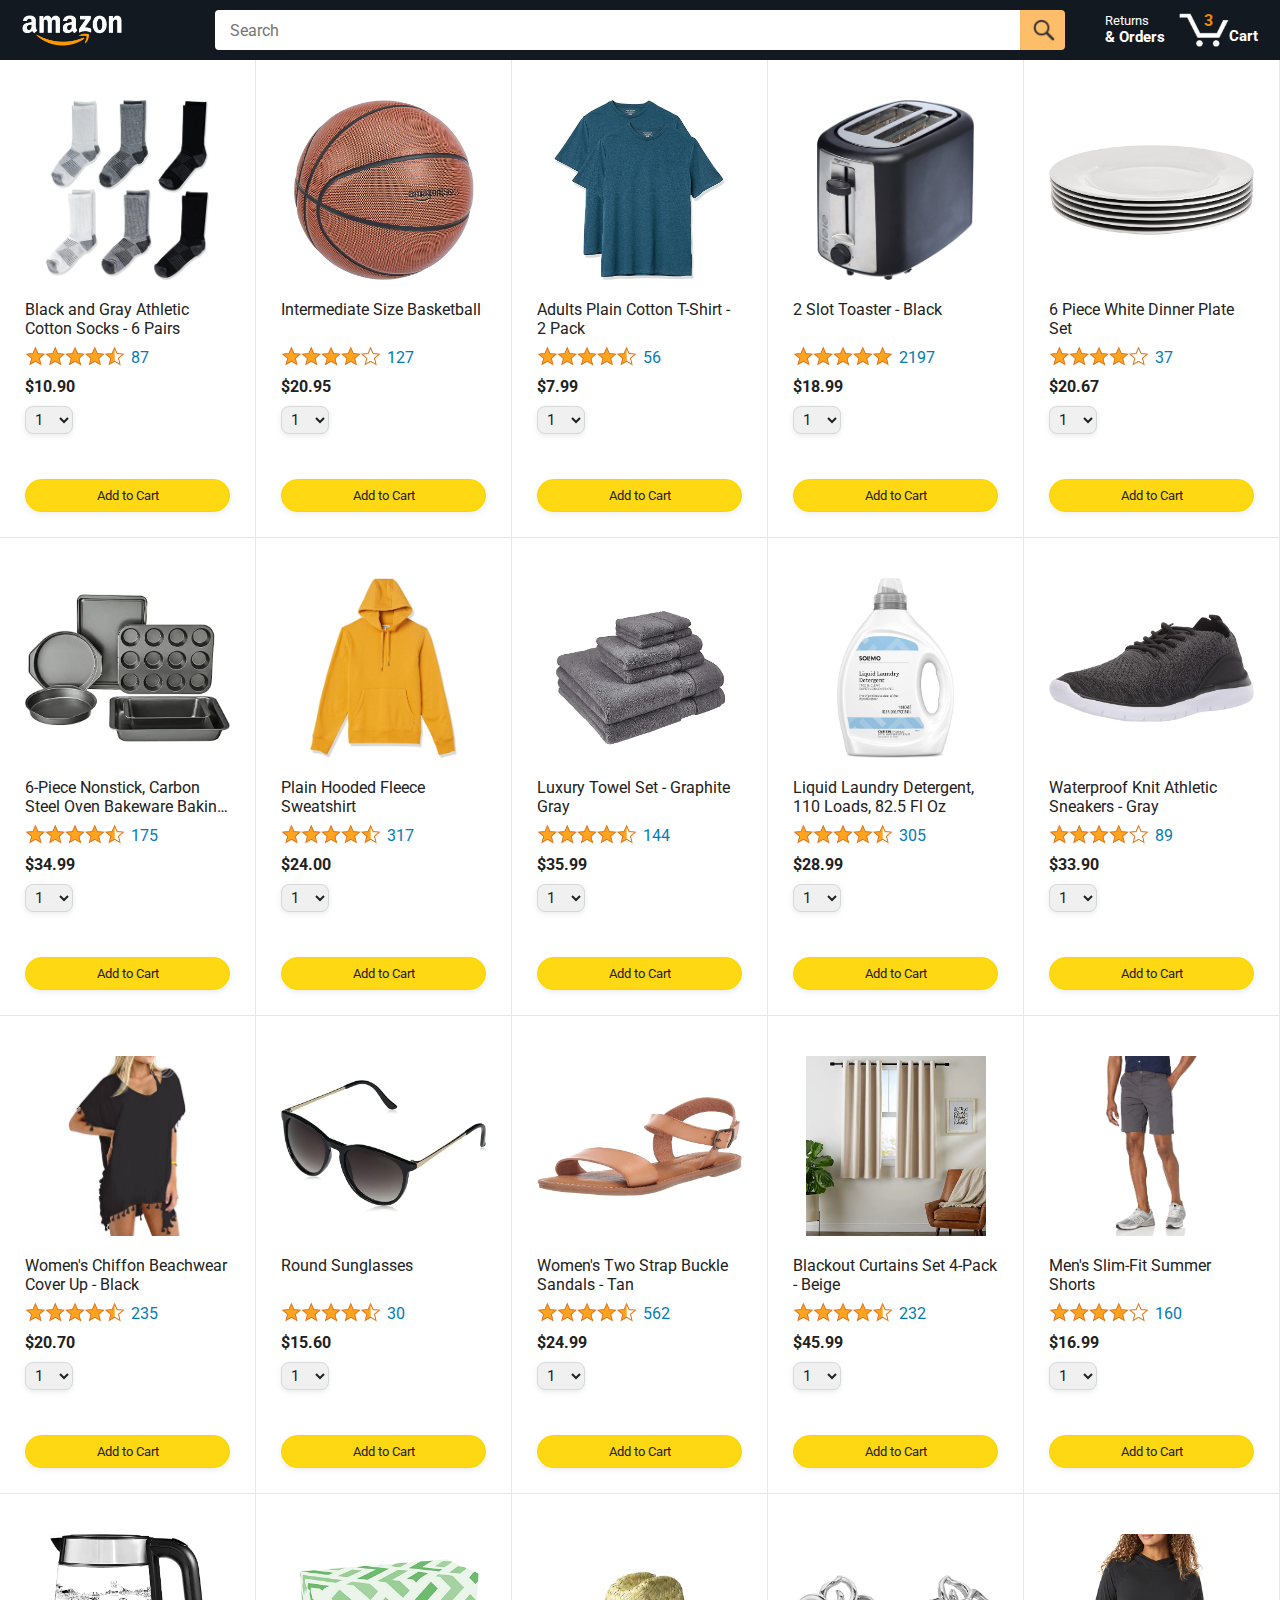
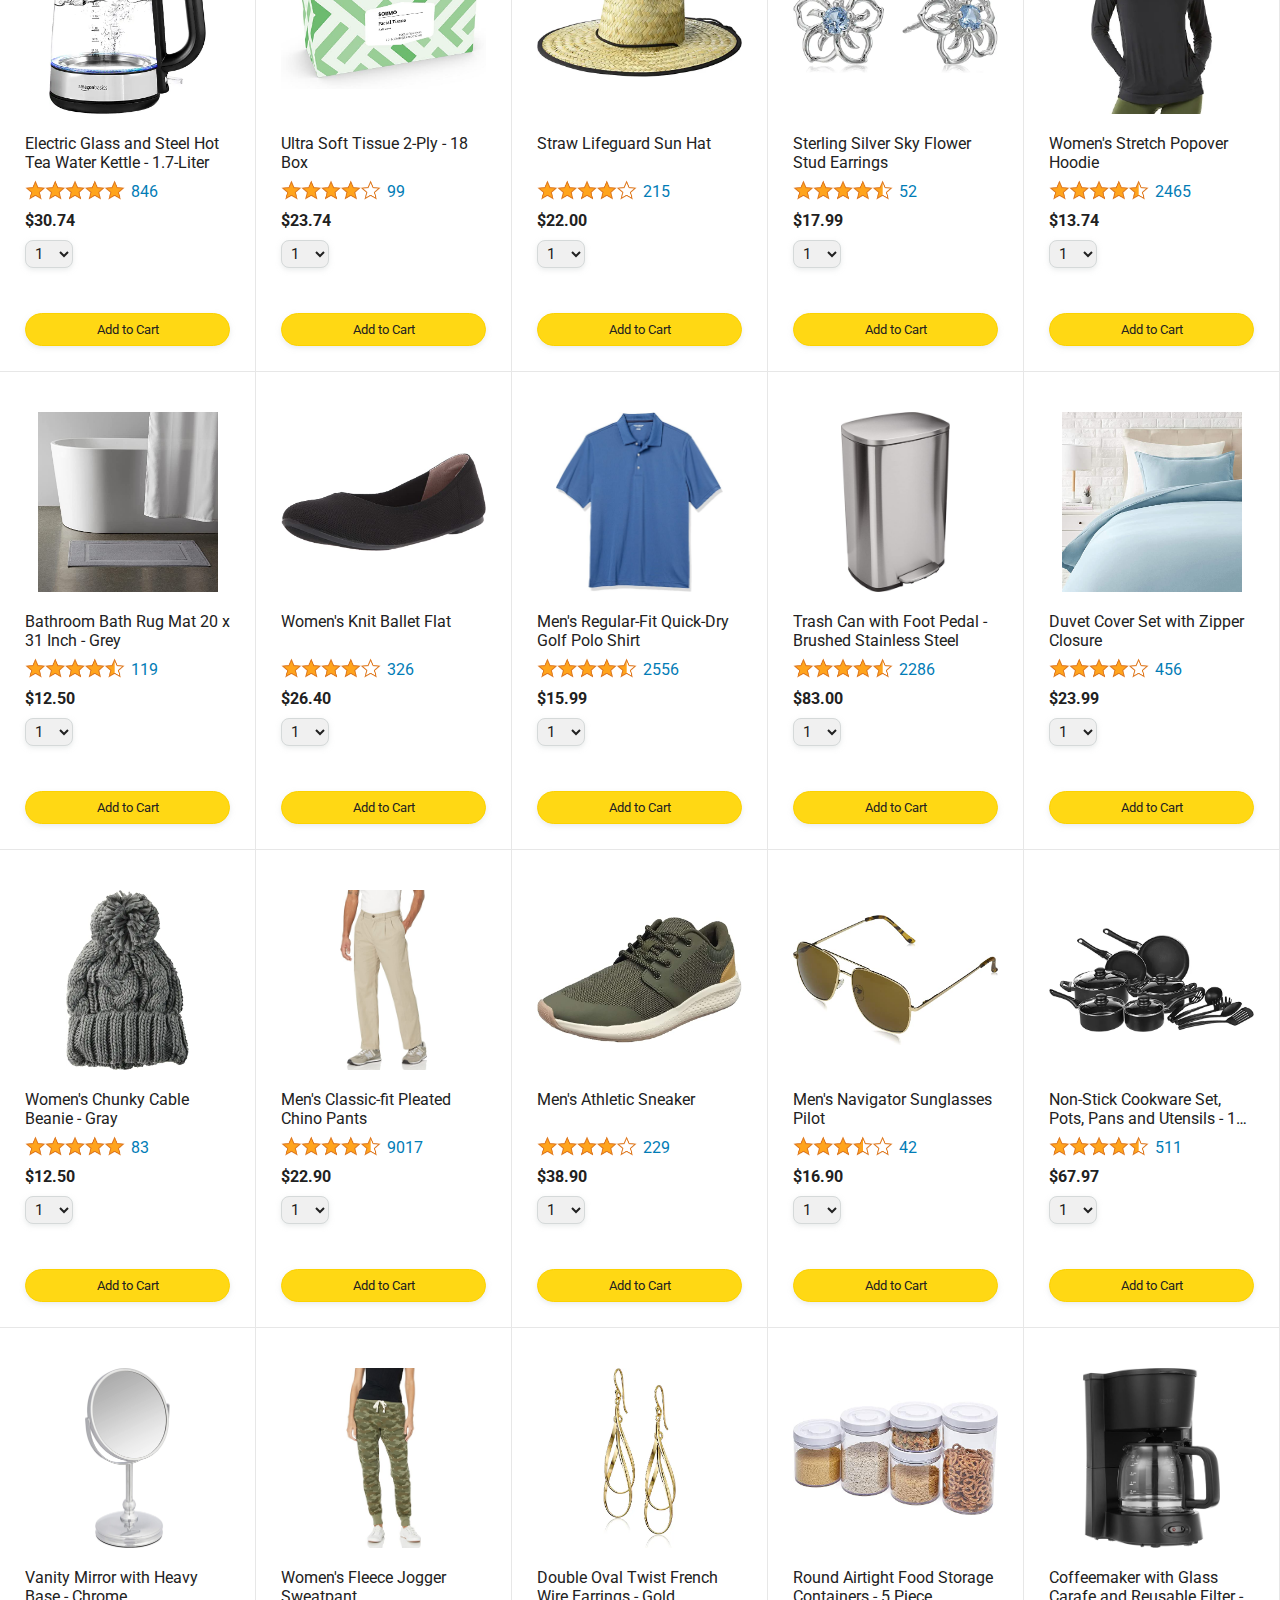
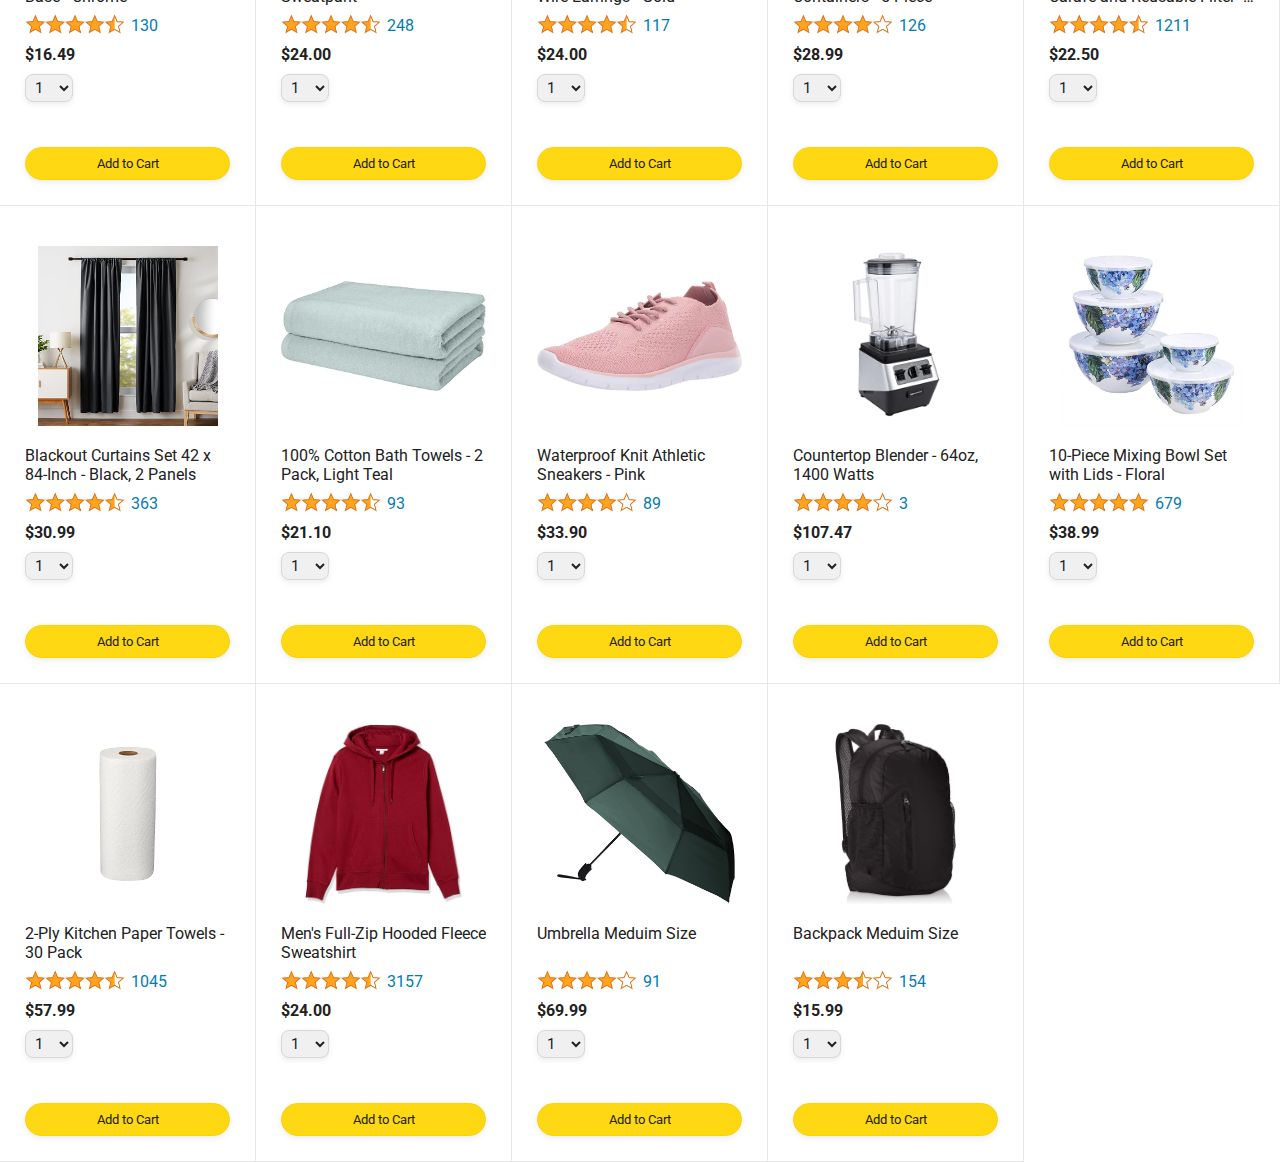
<file: index.html>
<!DOCTYPE html>
<html>
  <head>
    <title>Amazon Project</title>

    <!-- This code is needed for responsive design to work.
      (Responsive design = make the website look good on
      smaller screen sizes like a phone or a tablet). -->
    <meta name="viewport" content="width=device-width, initial-scale=1">

    <!-- Load a font called Roboto from Google Fonts. -->
    <link rel="preconnect" href="https://fonts.googleapis.com">
    <link rel="preconnect" href="https://fonts.gstatic.com" crossorigin>
    <link href="https://fonts.googleapis.com/css2?family=Roboto:wght@400;500;700&display=swap" rel="stylesheet">

    <!-- Here are the CSS files for this page. -->
    <link rel="stylesheet" href="styles/shared/general.css">
    <link rel="stylesheet" href="styles/shared/amazon-header.css">
    <link rel="stylesheet" href="styles/pages/amazon.css">
  </head>
  <body>
    <div class="amazon-header">
      <div class="amazon-header-left-section">
        <a href="amazon.html" class="header-link">
          <img class="amazon-logo"
            src="images/amazon-logo-white.png">
          <img class="amazon-mobile-logo"
            src="images/amazon-mobile-logo-white.png">
        </a>
      </div>

      <div class="amazon-header-middle-section">
        <input class="search-bar" type="text" placeholder="Search">

        <button class="search-button">
          <img class="search-icon" src="images/icons/search-icon.png">
        </button>
      </div>

      <div class="amazon-header-right-section">
        <a class="orders-link header-link" href="orders.html">
          <span class="returns-text">Returns</span>
          <span class="orders-text">& Orders</span>
        </a>

        <a class="cart-link header-link" href="checkout.html">
          <img class="cart-icon" src="images/icons/cart-icon.png">
          <div class="cart-quantity js-cart-quantity"></div>
          <div class="cart-text">Cart</div>
        </a>
      </div>
    </div>
    
    <div class="main">
      <div class="products-grid js-products-grid"> 
        
      </div>
    </div>

    <!--Keep in mind that script elements are loaded one by one so the order matters -->
      
    <script type="module" src="scripts/amazon.js"></script>

 
  </body>
</html>
</file>
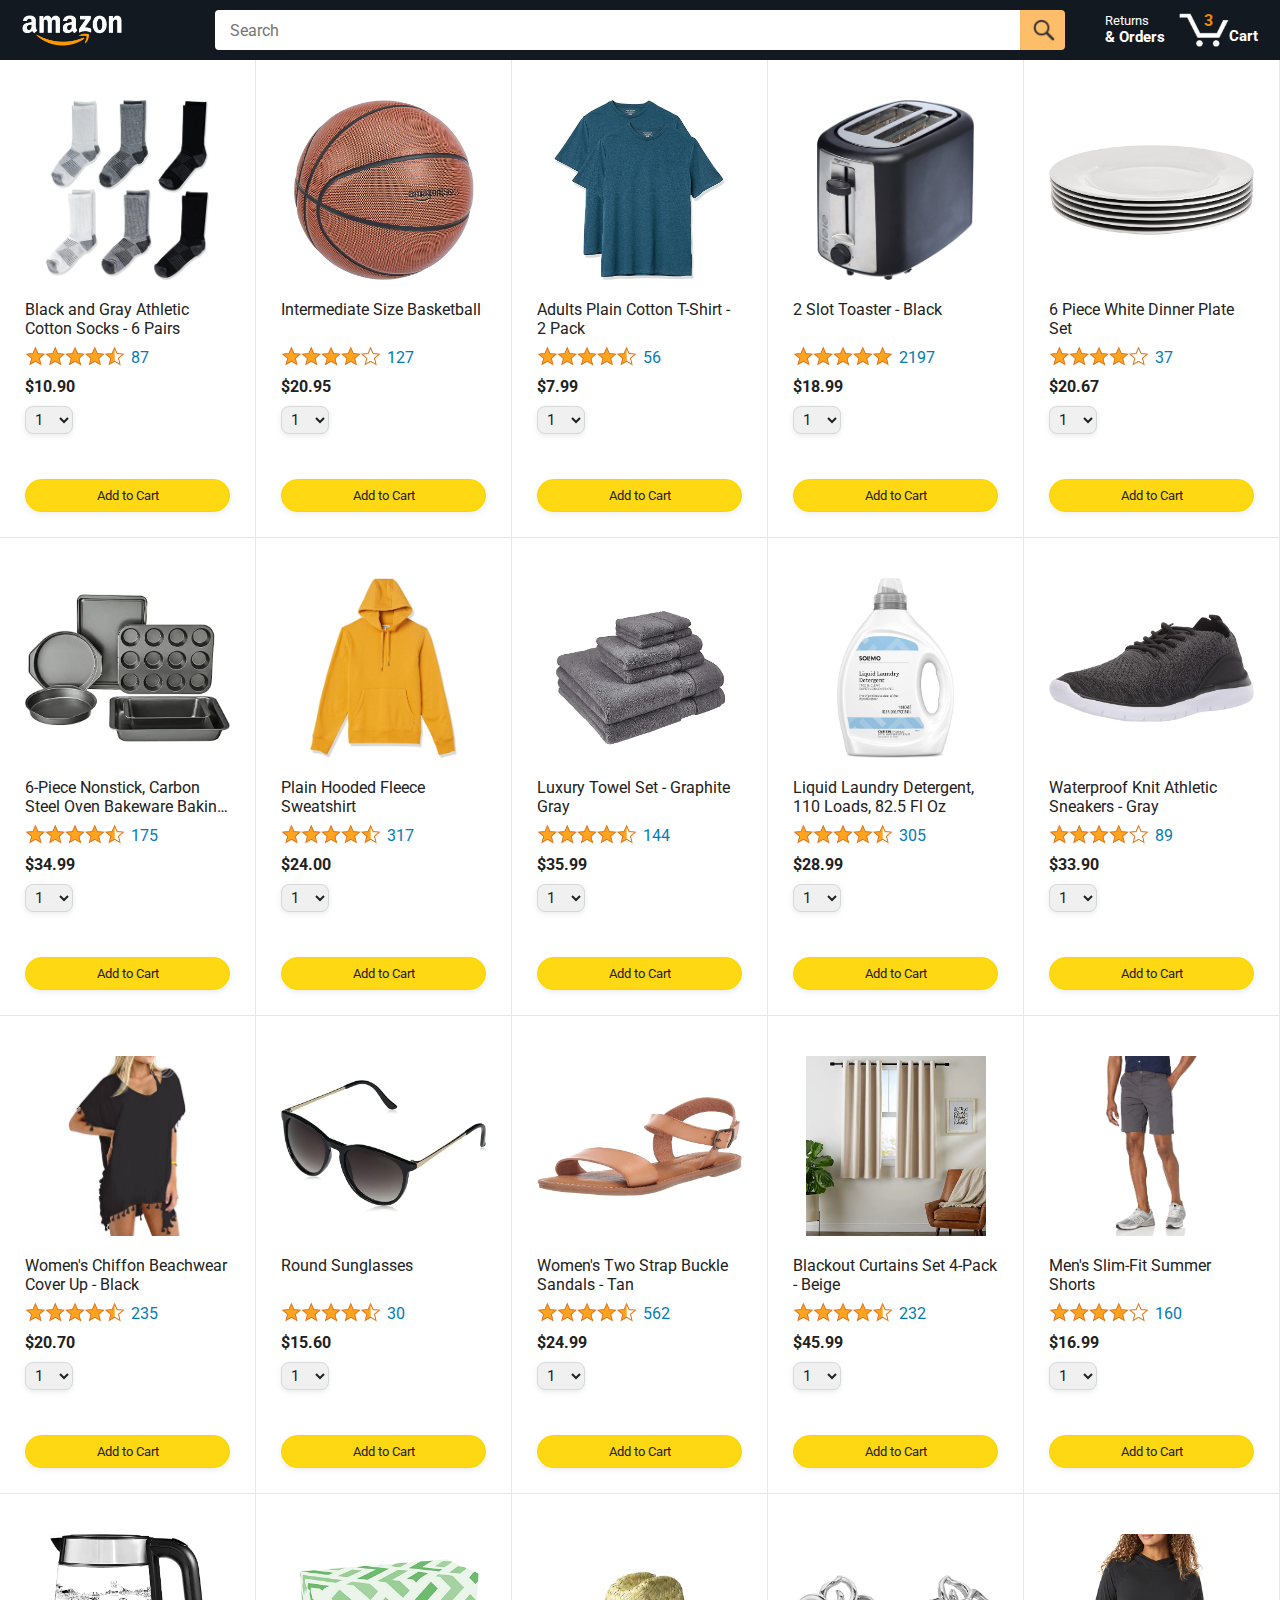
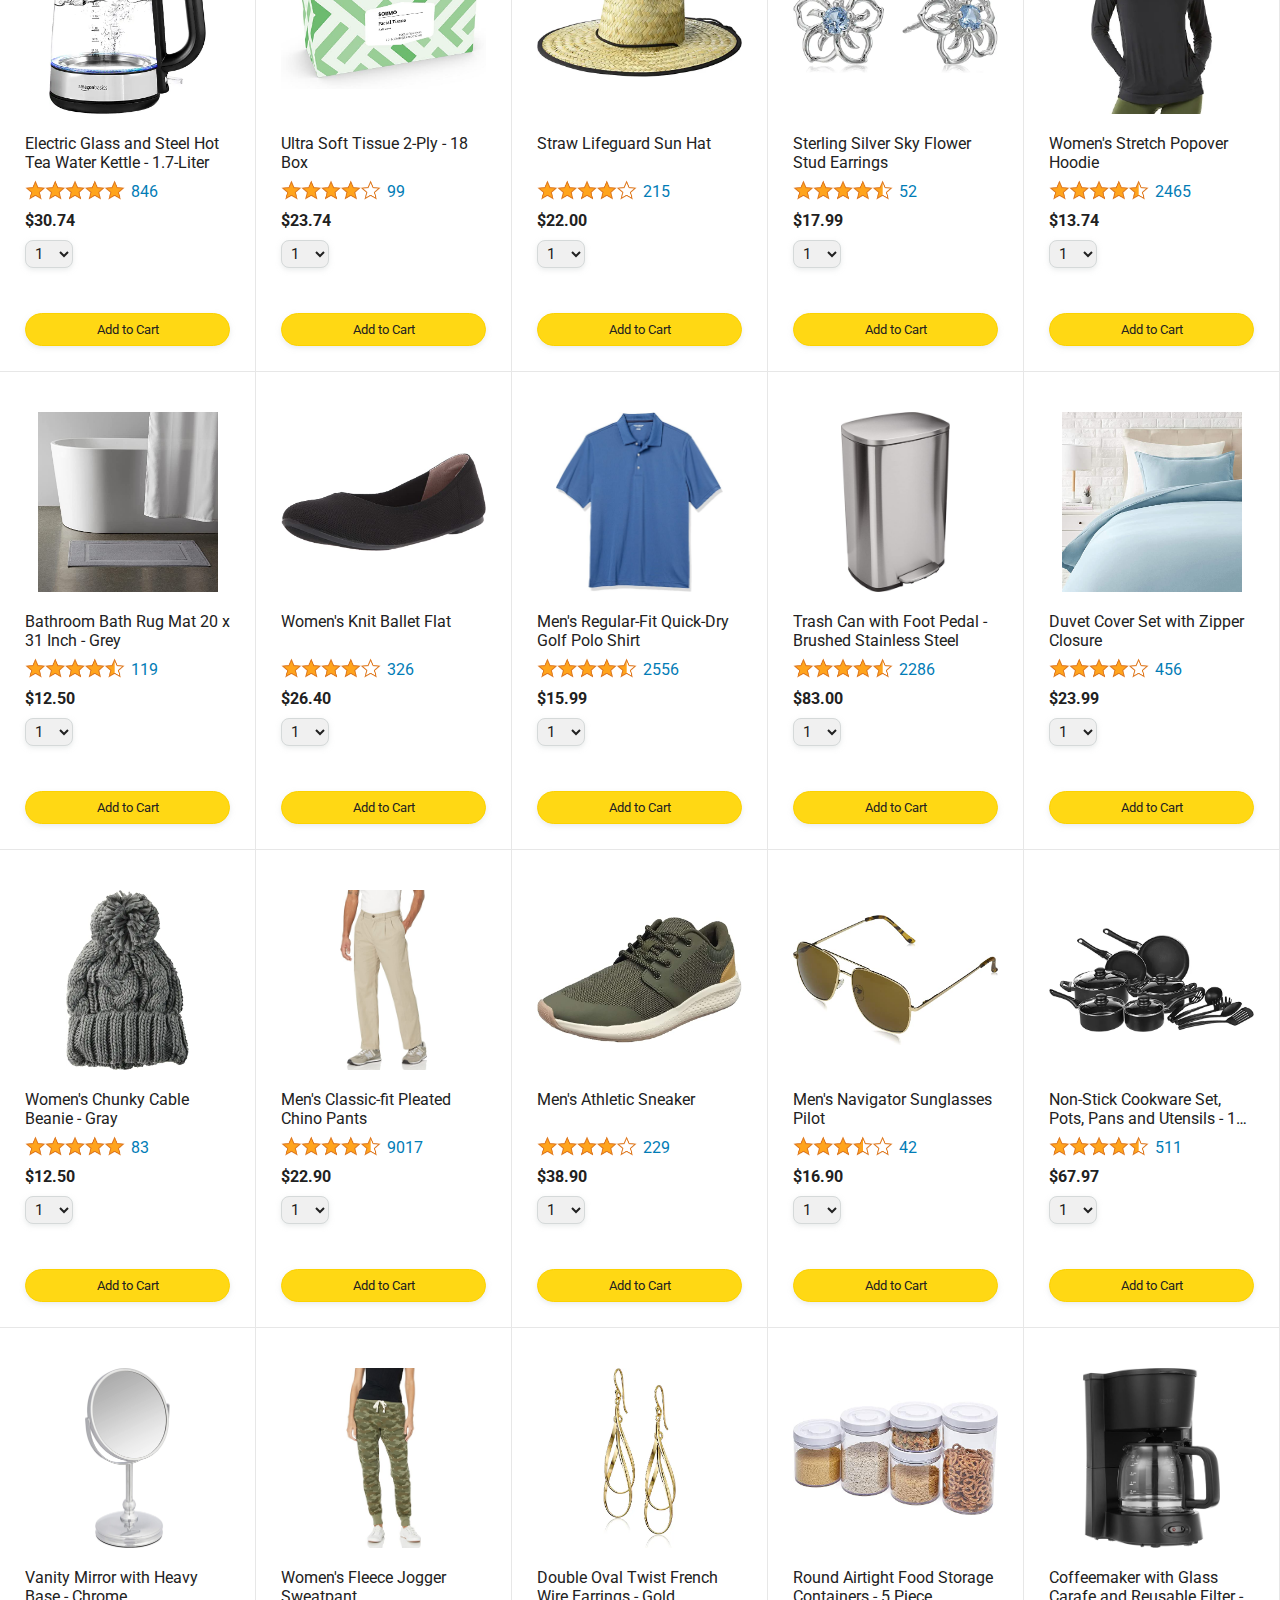
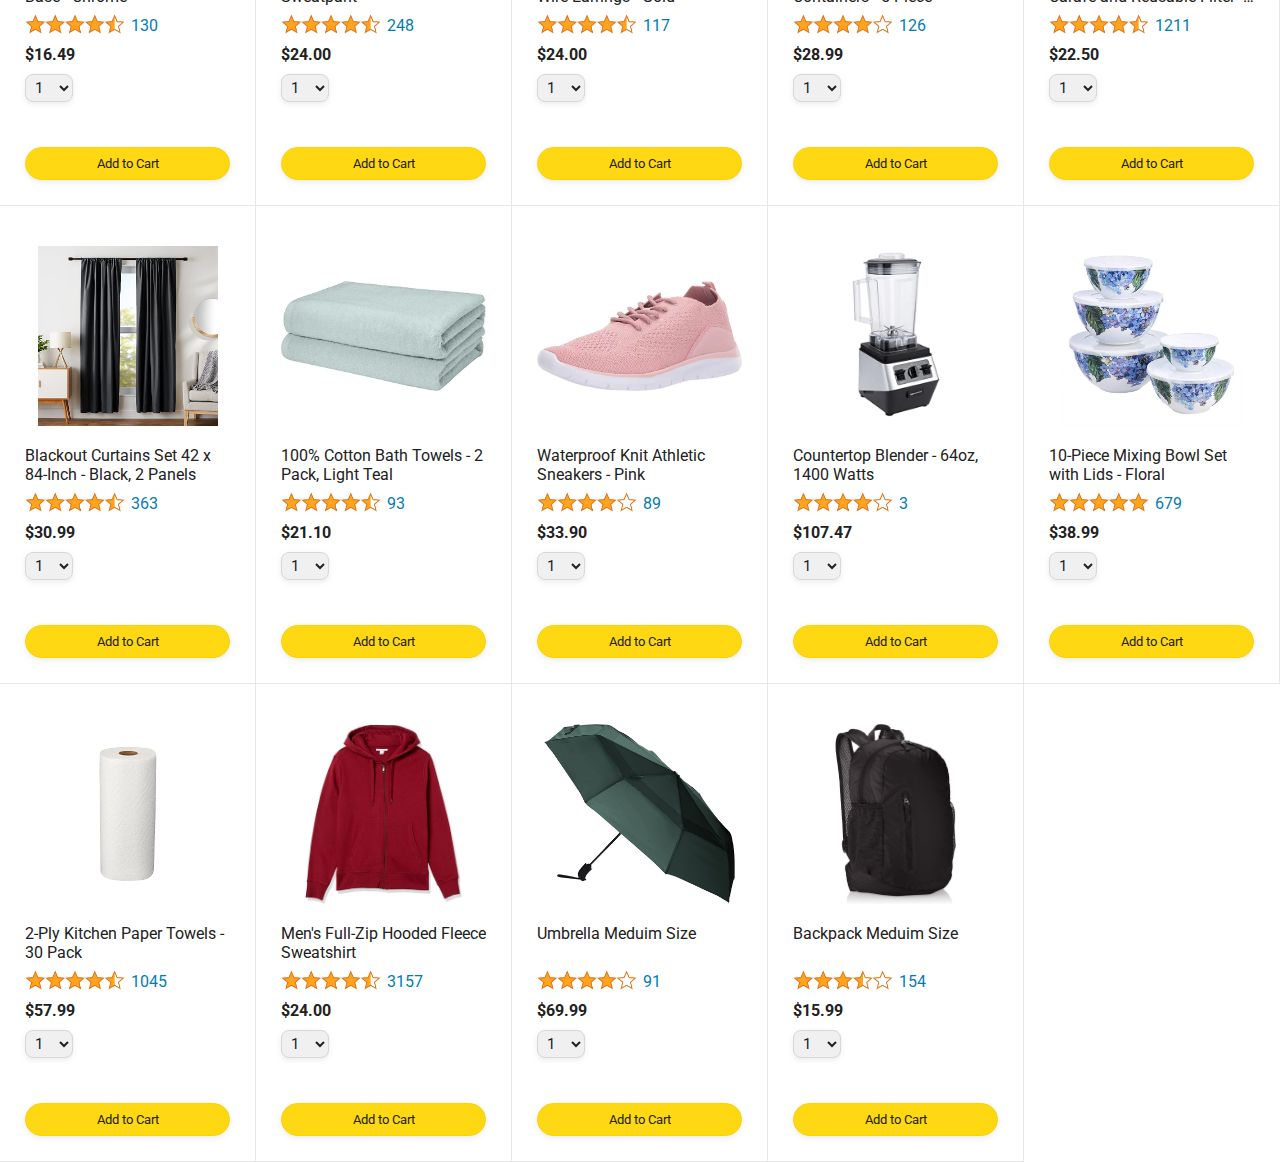
<file: amazon.html>
<!DOCTYPE html>
<html>
  <head>
    <title>Amazon Project</title>

    <!-- This code is needed for responsive design to work.
      (Responsive design = make the website look good on
      smaller screen sizes like a phone or a tablet). -->
    <meta name="viewport" content="width=device-width, initial-scale=1">

    <!-- Load a font called Roboto from Google Fonts. -->
    <link rel="preconnect" href="https://fonts.googleapis.com">
    <link rel="preconnect" href="https://fonts.gstatic.com" crossorigin>
    <link href="https://fonts.googleapis.com/css2?family=Roboto:wght@400;500;700&display=swap" rel="stylesheet">

    <!-- Here are the CSS files for this page. -->
    <link rel="stylesheet" href="styles/shared/general.css">
    <link rel="stylesheet" href="styles/shared/amazon-header.css">
    <link rel="stylesheet" href="styles/pages/amazon.css">
  </head>
  <body>
    <div class="amazon-header">
      <div class="amazon-header-left-section">
        <a href="amazon.html" class="header-link">
          <img class="amazon-logo"
            src="images/amazon-logo-white.png">
          <img class="amazon-mobile-logo"
            src="images/amazon-mobile-logo-white.png">
        </a>
      </div>

      <div class="amazon-header-middle-section">
        <input class="search-bar" type="text" placeholder="Search">

        <button class="search-button">
          <img class="search-icon" src="images/icons/search-icon.png">
        </button>
      </div>

      <div class="amazon-header-right-section">
        <a class="orders-link header-link" href="orders.html">
          <span class="returns-text">Returns</span>
          <span class="orders-text">& Orders</span>
        </a>

        <a class="cart-link header-link" href="checkout.html">
          <img class="cart-icon" src="images/icons/cart-icon.png">
          <div class="cart-quantity js-cart-quantity"></div>
          <div class="cart-text">Cart</div>
        </a>
      </div>
    </div>
    
    <div class="main">
      <div class="products-grid js-products-grid"> 
        
      </div>
    </div>

    <!--Keep in mind that script elements are loaded one by one so the order matters -->
      
    <script type="module" src="scripts/amazon.js"></script>

 
  </body>
</html>
</file>
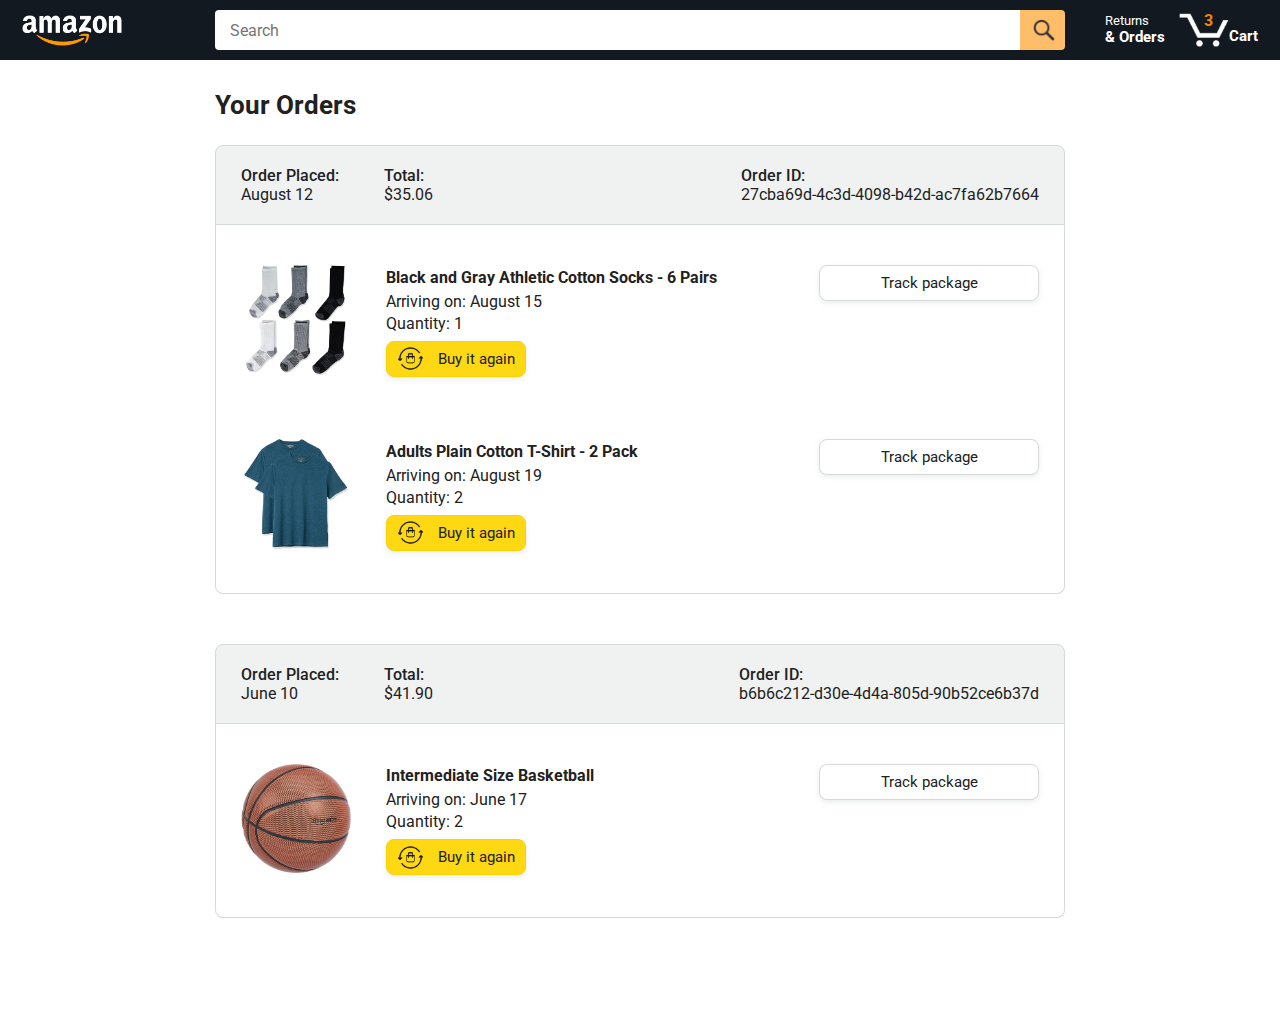
<file: orders.html>
<!DOCTYPE html>
<html>
  <head>
    <title>Orders</title>

    <!-- This code is needed for responsive design to work.
      (Responsive design = make the website look good on
      smaller screen sizes like a phone or a tablet). -->
    <meta name="viewport" content="width=device-width, initial-scale=1">

    <!-- Load a font called Roboto from Google Fonts. -->
    <link rel="preconnect" href="https://fonts.googleapis.com">
    <link rel="preconnect" href="https://fonts.gstatic.com" crossorigin>
    <link href="https://fonts.googleapis.com/css2?family=Roboto:wght@400;500;700&display=swap" rel="stylesheet">

    <!-- Here are the CSS files for this page. -->
    <link rel="stylesheet" href="styles/shared/general.css">
    <link rel="stylesheet" href="styles/shared/amazon-header.css">
    <link rel="stylesheet" href="styles/pages/orders.css">
  </head>
  <body>
    <div class="amazon-header">
      <div class="amazon-header-left-section">
        <a href="amazon.html" class="header-link">
          <img class="amazon-logo"
            src="images/amazon-logo-white.png">
          <img class="amazon-mobile-logo"
            src="images/amazon-mobile-logo-white.png">
        </a>
      </div>

      <div class="amazon-header-middle-section">
        <input class="search-bar" type="text" placeholder="Search">

        <button class="search-button">
          <img class="search-icon" src="images/icons/search-icon.png">
        </button>
      </div>

      <div class="amazon-header-right-section">
        <a class="orders-link header-link" href="orders.html">
          <span class="returns-text">Returns</span>
          <span class="orders-text">& Orders</span>
        </a>

        <a class="cart-link header-link" href="checkout.html">
          <img class="cart-icon" src="images/icons/cart-icon.png">
          <div class="cart-quantity">3</div>
          <div class="cart-text">Cart</div>
        </a>
      </div>
    </div>

    <div class="main">
      <div class="page-title">Your Orders</div>

      <div class="orders-grid">
        <div class="order-container">
          
          <div class="order-header">
            <div class="order-header-left-section">
              <div class="order-date">
                <div class="order-header-label">Order Placed:</div>
                <div>August 12</div>
              </div>
              <div class="order-total">
                <div class="order-header-label">Total:</div>
                <div>$35.06</div>
              </div>
            </div>

            <div class="order-header-right-section">
              <div class="order-header-label">Order ID:</div>
              <div>27cba69d-4c3d-4098-b42d-ac7fa62b7664</div>
            </div>
          </div>

          <div class="order-details-grid">
            <div class="product-image-container">
              <img src="images/products/athletic-cotton-socks-6-pairs.jpg">
            </div>

            <div class="product-details">
              <div class="product-name">
                Black and Gray Athletic Cotton Socks - 6 Pairs
              </div>
              <div class="product-delivery-date">
                Arriving on: August 15
              </div>
              <div class="product-quantity">
                Quantity: 1
              </div>
              <button class="buy-again-button button-primary">
                <img class="buy-again-icon" src="images/icons/buy-again.png">
                <span class="buy-again-message">Buy it again</span>
              </button>
            </div>

            <div class="product-actions">
              <a href="tracking.html">
                <button class="track-package-button button-secondary">
                  Track package
                </button>
              </a>
            </div>

            <div class="product-image-container">
              <img src="images/products/adults-plain-cotton-tshirt-2-pack-teal.jpg">
            </div>

            <div class="product-details">
              <div class="product-name">
                Adults Plain Cotton T-Shirt - 2 Pack
              </div>
              <div class="product-delivery-date">
                Arriving on: August 19
              </div>
              <div class="product-quantity">
                Quantity: 2
              </div>
              <button class="buy-again-button button-primary">
                <img class="buy-again-icon" src="images/icons/buy-again.png">
                <span class="buy-again-message">Buy it again</span>
              </button>
            </div>

            <div class="product-actions">
              <a href="tracking.html">
                <button class="track-package-button button-secondary">
                  Track package
                </button>
              </a>
            </div>
          </div>
        </div>

        <div class="order-container">

          <div class="order-header">
            <div class="order-header-left-section">
              <div class="order-date">
                <div class="order-header-label">Order Placed:</div>
                <div>June 10</div>
              </div>
              <div class="order-total">
                <div class="order-header-label">Total:</div>
                <div>$41.90</div>
              </div>
            </div>

            <div class="order-header-right-section">
              <div class="order-header-label">Order ID:</div>
              <div>b6b6c212-d30e-4d4a-805d-90b52ce6b37d</div>
            </div>
          </div>

          <div class="order-details-grid">
            <div class="product-image-container">
              <img src="images/products/intermediate-composite-basketball.jpg">
            </div>

            <div class="product-details">
              <div class="product-name">
                Intermediate Size Basketball
              </div>
              <div class="product-delivery-date">
                Arriving on: June 17
              </div>
              <div class="product-quantity">
                Quantity: 2
              </div>
              <button class="buy-again-button button-primary">
                <img class="buy-again-icon" src="images/icons/buy-again.png">
                <span class="buy-again-message">Buy it again</span>
              </button>
            </div>

            <div class="product-actions">
              <a href="tracking.html">
                <button class="track-package-button button-secondary">
                  Track package
                </button>
              </a>
            </div>
          </div>
        </div>
      </div>
    </div>
  </body>
</html>
</file>
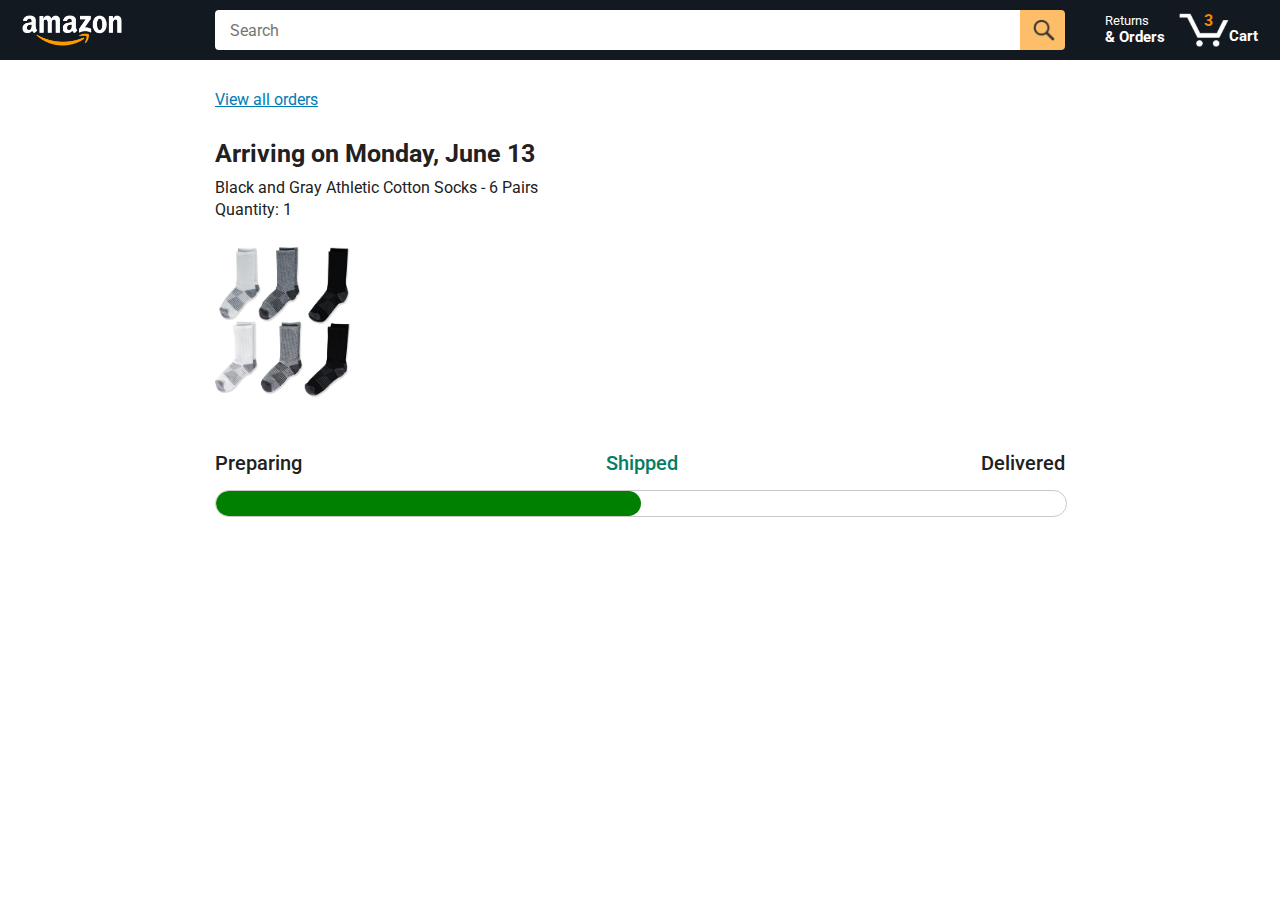
<file: tracking.html>
<!DOCTYPE html>
<html>
  <head>
    <title>Tracking</title>

    <!-- This code is needed for responsive design to work.
      (Responsive design = make the website look good on
      smaller screen sizes like a phone or a tablet). -->
    <meta name="viewport" content="width=device-width, initial-scale=1">

    <!-- Load a font called Roboto from Google Fonts. -->
    <link rel="preconnect" href="https://fonts.googleapis.com">
    <link rel="preconnect" href="https://fonts.gstatic.com" crossorigin>
    <link href="https://fonts.googleapis.com/css2?family=Roboto:wght@400;500;700&display=swap" rel="stylesheet">

    <!-- Here are the CSS files for this page. -->
    <link rel="stylesheet" href="styles/shared/general.css">
    <link rel="stylesheet" href="styles/shared/amazon-header.css">
    <link rel="stylesheet" href="styles/pages/tracking.css">
  </head>
  <body>
    <div class="amazon-header">
      <div class="amazon-header-left-section">
        <a href="amazon.html" class="header-link">
          <img class="amazon-logo"
            src="images/amazon-logo-white.png">
          <img class="amazon-mobile-logo"
            src="images/amazon-mobile-logo-white.png">
        </a>
      </div>

      <div class="amazon-header-middle-section">
        <input class="search-bar" type="text" placeholder="Search">

        <button class="search-button">
          <img class="search-icon" src="images/icons/search-icon.png">
        </button>
      </div>

      <div class="amazon-header-right-section">
        <a class="orders-link header-link" href="orders.html">
          <span class="returns-text">Returns</span>
          <span class="orders-text">& Orders</span>
        </a>

        <a class="cart-link header-link" href="checkout.html">
          <img class="cart-icon" src="images/icons/cart-icon.png">
          <div class="cart-quantity">3</div>
          <div class="cart-text">Cart</div>
        </a>
      </div>
    </div>

    <div class="main">
      <div class="order-tracking">
        <a class="back-to-orders-link link-primary" href="orders.html">
          View all orders
        </a>

        <div class="delivery-date">
          Arriving on Monday, June 13
        </div>

        <div class="product-info">
          Black and Gray Athletic Cotton Socks - 6 Pairs
        </div>

        <div class="product-info">
          Quantity: 1
        </div>

        <img class="product-image" src="images/products/athletic-cotton-socks-6-pairs.jpg">

        <div class="progress-labels-container">
          <div class="progress-label">
            Preparing
          </div>
          <div class="progress-label current-status">
            Shipped
          </div>
          <div class="progress-label">
            Delivered
          </div>
        </div>

        <div class="progress-bar-container">
          <div class="progress-bar"></div>
        </div>
      </div>
    </div>
  </body>
</html>
</file>
<file: styles/shared/general.css>
body {
  font-family: Roboto, Arial;
  color: rgb(33, 33, 33);
  /* The <body> element has a default margin of 8px
     on all sides. This removes the default margins. */
  margin: 0;
}

/* <p> elements have a default margin on the top
   and bottom. This removes the default margins. */
p {
  margin: 0;
}

button {
  cursor: pointer;
}

select {
  cursor: pointer;
}

input, select, button {
  font-family: Roboto, Arial;
}

.button-primary {
  color: rgb(33, 33, 33);
  background-color: rgb(255, 216, 20);
  border: 1px solid rgb(252, 210, 0);
  border-radius: 8px;
  cursor: pointer;
  box-shadow: 0 2px 5px rgba(213, 217, 217, 0.5);
}

.button-primary:hover {
  background-color: rgb(247, 202, 0);
  border: 1px solid rgb(242, 194, 0);
}

.button-primary:active {
  background: rgb(255, 216, 20);
  border-color: rgb(252, 210, 0);
  box-shadow: none;
}

.button-secondary {
  color: rgb(33, 33, 33);
  background: white;
  border: 1px solid rgb(213, 217, 217);
  border-radius: 8px;
  cursor: pointer;
  box-shadow: 0 2px 5px rgba(213, 217, 217, 0.5);
}

.button-secondary:hover {
  background-color: rgb(247, 250, 250);
}

.button-secondary:active {
  background-color: rgb(237, 253, 255);
  box-shadow: none;
}

/* These styles will limit text to 2 lines. Anything
   beyond 2 lines will be replaced with "..."
   You can find this code by using an A.I. tool or by
   searching in Google.
   https://css-tricks.com/almanac/properties/l/line-clamp/ */
.limit-text-to-2-lines {
  display: -webkit-box;
  -webkit-line-clamp: 2;
  -webkit-box-orient: vertical;
  overflow: hidden;
}

.link-primary {
  color: rgb(1, 124, 182);
  cursor: pointer;
}

.link-primary:hover {
  color: rgb(196, 80, 0);
}

/* Styles for dropdown selectors. */
select {
  color: rgb(33, 33, 33);
  background-color: rgb(240, 240, 240);
  border: 1px solid rgb(213, 217, 217);
  border-radius: 8px;
  padding: 3px 5px;
  font-size: 15px;
  cursor: pointer;
  box-shadow: 0 2px 5px rgba(213, 217, 217, 0.5);
}

select:focus,
input:focus {
  outline: 2px solid rgb(255, 153, 0);
}
</file>
<file: styles/shared/amazon-header.css>
.amazon-header {
  background-color: rgb(19, 25, 33);
  color: white;
  padding-left: 15px;
  padding-right: 15px;

  display: flex;
  align-items: center;
  justify-content: space-between;

  position: fixed;
  top: 0;
  left: 0;
  right: 0;
  height: 60px;
}

.amazon-header-left-section {
  width: 180px;
}

@media (max-width: 800px) {
  .amazon-header-left-section {
    width: unset;
  }
}

.header-link {
  display: inline-block;
  padding: 6px;
  border-radius: 2px;
  cursor: pointer;
  text-decoration: none;
  border: 1px solid rgba(0, 0, 0, 0);
}

.header-link:hover {
  border: 1px solid white;
}

.amazon-logo {
  width: 100px;
  margin-top: 5px;
}

.amazon-mobile-logo {
  display: none;
}

@media (max-width: 575px) {
  .amazon-logo {
    display: none;
  }

  .amazon-mobile-logo {
    display: block;
    height: 35px;
    margin-top: 5px;
  }
}

.amazon-header-middle-section {
  flex: 1;
  max-width: 850px;
  margin-left: 10px;
  margin-right: 10px;
  display: flex;
}

.search-bar {
  flex: 1;
  width: 0;
  font-size: 16px;
  height: 38px;
  padding-left: 15px;
  border: none;
  border-top-left-radius: 4px;
  border-bottom-left-radius: 4px;
  border-top-right-radius: 0;
  border-bottom-right-radius: 0;
}

.search-button {
  background-color: rgb(254, 189, 105);
  border: none;
  width: 45px;
  height: 40px;
  border-top-right-radius: 4px;
  border-bottom-right-radius: 4px;
  flex-shrink: 0;
}

.search-icon {
  height: 22px;
  margin-left: 2px;
  margin-top: 3px;
}

.amazon-header-right-section {
  width: 180px;
  flex-shrink: 0;
  display: flex;
  justify-content: end;
}

.orders-link {
  color: white;
}

.returns-text {
  display: block;
  font-size: 13px;
}

.orders-text {
  display: block;
  font-size: 15px;
  font-weight: 700;
}

.cart-link {
  color: white;
  display: flex;
  align-items: center;
  position: relative;
}

.cart-icon {
  width: 50px;
}

.cart-text {
  margin-top: 12px;
  font-size: 15px;
  font-weight: 700;
}

.cart-quantity {
  color: rgb(240, 136, 4);
  font-size: 16px;
  font-weight: 700;

  position: absolute;
  top: 4px;
  left: 22px;
  
  width: 26px;
  text-align: center;
}
</file>
<file: styles/pages/amazon.css>
.main {
  margin-top: 60px;
}

.products-grid {
  display: grid;

  /* - In CSS Grid, 1fr means a column will take up the
       remaining space in the grid.
     - If we write 1fr 1fr ... 1fr; 8 times, this will
       divide the grid into 8 columns, each taking up an
       equal amount of the space.
     - repeat(8, 1fr); is a shortcut for repeating "1fr"
       8 times (instead of typing out "1fr" 8 times).
       repeat(...) is a special property that works with
       display: grid; */
  grid-template-columns: repeat(8, 1fr);
}

/* @media is used to create responsive design (making the
   website look good on any screen size). This @media
   means when the screen width is 2000px or less, we
   will divide the grid into 7 columns instead of 8. */
@media (max-width: 2000px) {
  .products-grid {
    grid-template-columns: repeat(7, 1fr);
  }
}

/* This @media means when the screen width is 1600px or
   less, we will divide the grid into 6 columns. */
@media (max-width: 1600px) {
  .products-grid {
    grid-template-columns: repeat(6, 1fr);
  }
}

@media (max-width: 1300px) {
  .products-grid {
    grid-template-columns: repeat(5, 1fr);
  }
}

@media (max-width: 1000px) {
  .products-grid {
    grid-template-columns: repeat(4, 1fr);
  }
}

@media (max-width: 800px) {
  .products-grid {
    grid-template-columns: repeat(3, 1fr);
  }
}

@media (max-width: 575px) {
  .products-grid {
    grid-template-columns: repeat(2, 1fr);
  }
}

@media (max-width: 450px) {
  .products-grid {
    grid-template-columns: 1fr;
  }
}

.product-container {
  padding-top: 40px;
  padding-bottom: 25px;
  padding-left: 25px;
  padding-right: 25px;

  border-right: 1px solid rgb(231, 231, 231);
  border-bottom: 1px solid rgb(231, 231, 231);

  display: flex;
  flex-direction: column;
}

.product-image-container {
  display: flex;
  justify-content: center;
  align-items: center;

  height: 180px;
  margin-bottom: 20px;
}

.product-image {
  /* Images will overflow their container by default. To
    prevent this, we set max-width and max-height to 100%
    so they stay inside their container. */
  max-width: 100%;
  max-height: 100%;
}

.product-name {
  height: 40px;
  margin-bottom: 5px;
}

.product-rating-container {
  display: flex;
  align-items: center;
  margin-bottom: 10px;
}

.product-rating-stars {
  width: 100px;
  margin-right: 6px;
}

.product-rating-count {
  color: rgb(1, 124, 182);
  cursor: pointer;
  margin-top: 3px;
}

.product-price {
  font-weight: 700;
  margin-bottom: 10px;
}

.product-quantity-container {
  margin-bottom: 17px;
}

.product-spacer {
  flex: 1;
}

.added-to-cart {
  color: rgb(6, 125, 98);
  font-size: 16px;

  display: flex;
  align-items: center;
  margin-bottom: 8px;

  /* At first, the "Added to cart" message will
     be invisible. Use JavaScript to change the
     opacity and make it visible. */
  opacity: 0;
}

.added-to-cart-visible {
  opacity: 1;
}


.added-to-cart img {
  height: 20px;
  margin-right: 5px;
}

.add-to-cart-button {
  width: 100%;
  padding: 8px;
  border-radius: 50px;
}
</file>
<file: styles/pages/orders.css>
.main {
  max-width: 850px;
  margin-top: 90px;
  margin-bottom: 100px;
  padding-left: 20px;
  padding-right: 20px;

  /* margin-left: auto;
     margin-right auto;
     Is a trick for centering an element horizontally
     without needing a container. */
  margin-left: auto;
  margin-right: auto;
}

.page-title {
  font-weight: 700;
  font-size: 26px;
  margin-bottom: 25px;
}

.orders-grid {
  display: grid;
  grid-template-columns: 1fr;
  row-gap: 50px;
}

.order-header {
  background-color: rgb(240, 242, 242);
  border: 1px solid rgb(213, 217, 217);

  display: flex;
  align-items: center;
  justify-content: space-between;

  padding: 20px 25px;
  border-top-left-radius: 8px;
  border-top-right-radius: 8px;
}

.order-header-left-section {
  display: flex;
  flex-shrink: 0;
}

.order-header-label {
  font-weight: 500;
}

.order-date,
.order-total {
  margin-right: 45px;
}

.order-header-right-section {
  flex-shrink: 1;
}

@media (max-width: 575px) {
  .order-header {
    flex-direction: column;
    align-items: start;
    line-height: 23px;
    padding: 15px;
  }

  .order-header-left-section {
    flex-direction: column;
  }

  .order-header-label {
    margin-right: 5px;
  }

  .order-date,
  .order-total {
    display: grid;
    grid-template-columns: auto 1fr;
    margin-right: 0;
  }

  .order-header-right-section {
    display: grid;
    grid-template-columns: auto 1fr;
  }
}

.order-details-grid {
  padding: 40px 25px;
  border: 1px solid rgb(213, 217, 217);
  border-top: none;
  border-bottom-left-radius: 8px;
  border-bottom-right-radius: 8px;

  display: grid;
  grid-template-columns: 110px 1fr 220px;
  column-gap: 35px;
  row-gap: 60px;
  align-items: center;
}

@media (max-width: 800px) {
  .order-details-grid {
    grid-template-columns: 110px 1fr;
    row-gap: 0;
    padding-bottom: 8px;
  }
}

@media (max-width: 450px) {
  .order-details-grid {
    grid-template-columns: 1fr;
  }
}

.product-image-container {
  text-align: center;
}

.product-image-container img {
  max-width: 110px;
  max-height: 110px;
}

.product-name {
  font-weight: 700;
  margin-bottom: 5px;
}

.product-delivery-date {
  margin-bottom: 3px;
}

.product-quantity {
  margin-bottom: 8px;
}

.buy-again-button {
  font-size: 15px;
  width: 140px;
  height: 36px;
  border-radius: 8px;

  display: flex;
  align-items: center;
  justify-content: center;
}

.buy-again-icon {
  width: 25px;
  margin-right: 15px;
}

.product-actions {
  align-self: start;
}

.track-package-button {
  width: 100%;
  font-size: 15px;
  padding: 8px;
}

@media (max-width: 800px) {
  .buy-again-button {
    margin-bottom: 10px;
  }

  .product-actions {
    /* grid-column: 2 means this element will be placed
       in column 2 in the grid. (Normally, the column that
       an element is placed in is determined by the order
       of the elements in the HTML. grid-column overrides
       this default ordering). */
    grid-column: 2;
    margin-bottom: 30px;
  }

  .track-package-button {
    width: 140px;
  }
}

@media (max-width: 450px) {
  .product-image-container {
    text-align: center;
    margin-bottom: 25px;
  }

  .product-image-container img {
    max-width: 150px;
    max-height: 150px;
  }

  .product-name {
    margin-bottom: 10px;
  }

  .product-quantity {
    margin-bottom: 15px;
  }

  .buy-again-button {
    width: 100%;
    margin-bottom: 15px;
  }

  .product-actions {
    /* grid-column: auto; undos grid-column: 2; from above.
       This element will now be placed in its normal column
       in the grid. */
    grid-column: auto;
    margin-bottom: 70px;
  }

  .track-package-button {
    width: 100%;
    padding: 12px;
  }
}
</file>
<file: styles/pages/tracking.css>
.main {
  max-width: 850px;
  margin-top: 90px;
  margin-bottom: 100px;
  padding-left: 30px;
  padding-right: 30px;

  /* margin-left: auto;
     margin-right auto;
     Is a trick for centering an element horizontally
     without needing a container. */
  margin-left: auto;
  margin-right: auto;
}

.back-to-orders-link {
  display: inline-block;
  margin-bottom: 30px;
}

.delivery-date {
  font-size: 25px;
  font-weight: 700;
  margin-bottom: 10px;
}

.product-info {
  margin-bottom: 3px;
}

.product-image {
  max-width: 150px;
  max-height: 150px;
  margin-top: 25px;
  margin-bottom: 50px;
}

.progress-labels-container {
  display: flex;
  justify-content: space-between;
  font-size: 20px;
  font-weight: 500;
  margin-bottom: 15px;
}

.current-status {
  color: rgb(6, 125, 98);
}

@media (max-width: 575px) {
  .progress-labels-container {
    font-size: 16px;
  }
}

@media (max-width: 450px) {
  .progress-labels-container {
    flex-direction: column;
    margin-bottom: 5px;
  }

  .progress-label {
    margin-bottom: 3px;
  }
}

.progress-bar-container {
  height: 25px;
  width: 100%;

  border: 1px solid rgb(200, 200, 200);
  border-radius: 50px;
  overflow: hidden;
}

.progress-bar {
  height: 100%;
  background-color: green;
  border-radius: 50px;
  width: 50%;
}
</file>
